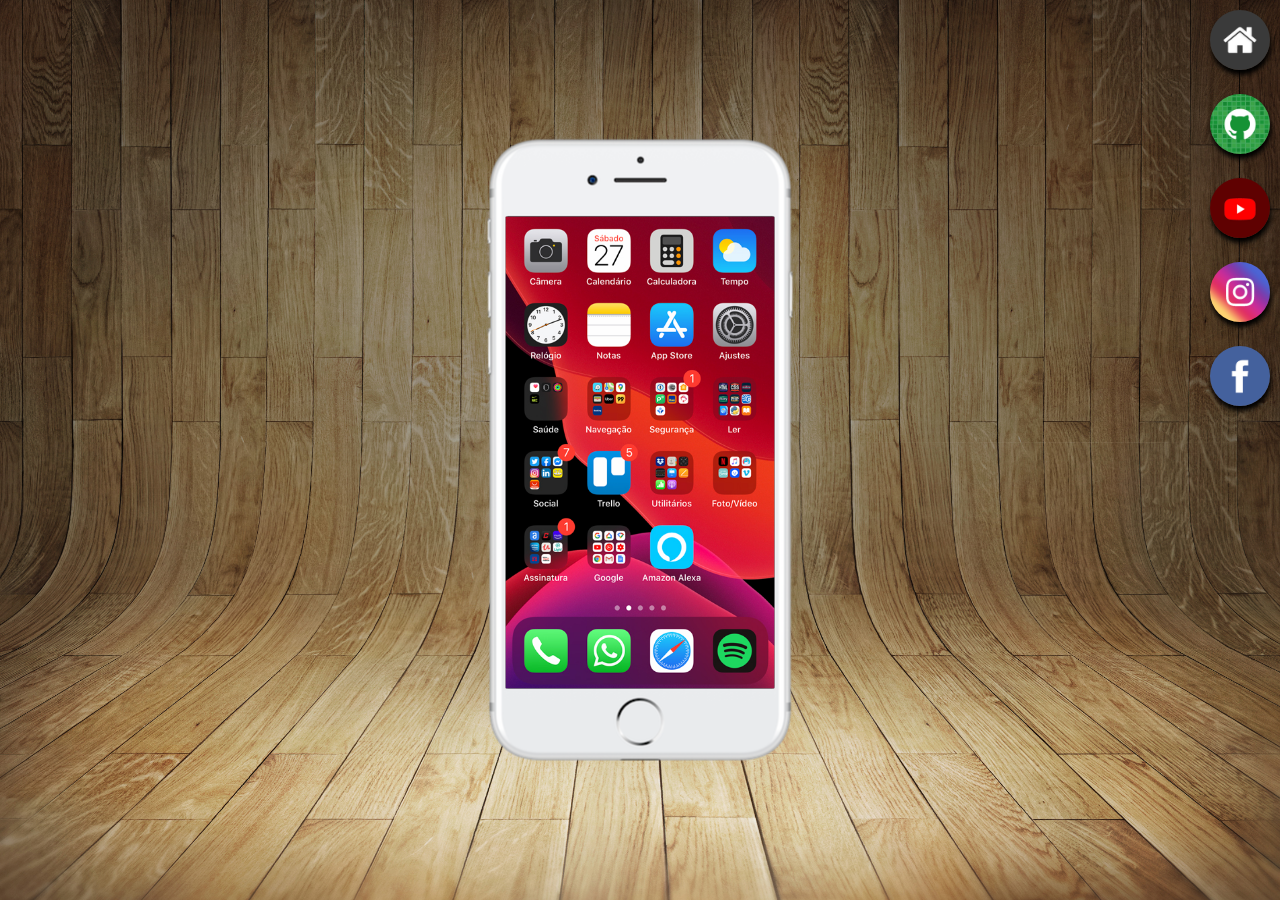
<file: index.html>
<!DOCTYPE html>
<html lang="pt-br">
<head>
    <meta charset="UTF-8">
    <meta name="viewport" content="width=device-width, initial-scale=1.0">
    <title>Redes Sociais</title>
    <link rel="shortcut icon" href="favicon.ico" type="image/x-icon">
    <link rel="stylesheet" href="css/styles.css">
</head>
<body>

    <main>
        <section id="telefone">
            <iframe src="paginas/home.html" name="tela" id="tela" frameborder="0">

            </iframe>
        </section>

        <div>
            <section id="redes-sociais">
                <a href="paginas/home.html" target="tela"><img src="imagens/logo-home.jpg" alt="home"></a><br>
                <a href="paginas/github.html" target="tela"><img src="imagens/logo-github.jpg" alt="github"></a><br>
                <a href="paginas/youtube.html" target="tela"><img src="imagens/logo-youtube.jpg" alt="youtube"></a><br>
                <a href="paginas/instagram.html" target="tela"><img src="imagens/logo-instagram.jpg" alt="instagram"></a><br>
                <a href="paginas/facebook.html" target="tela"><img src="imagens/logo-facebook.jpg" alt="facebook"></a>
            </section>
        </div>
    </main>
    
</body>
</html>
</file>
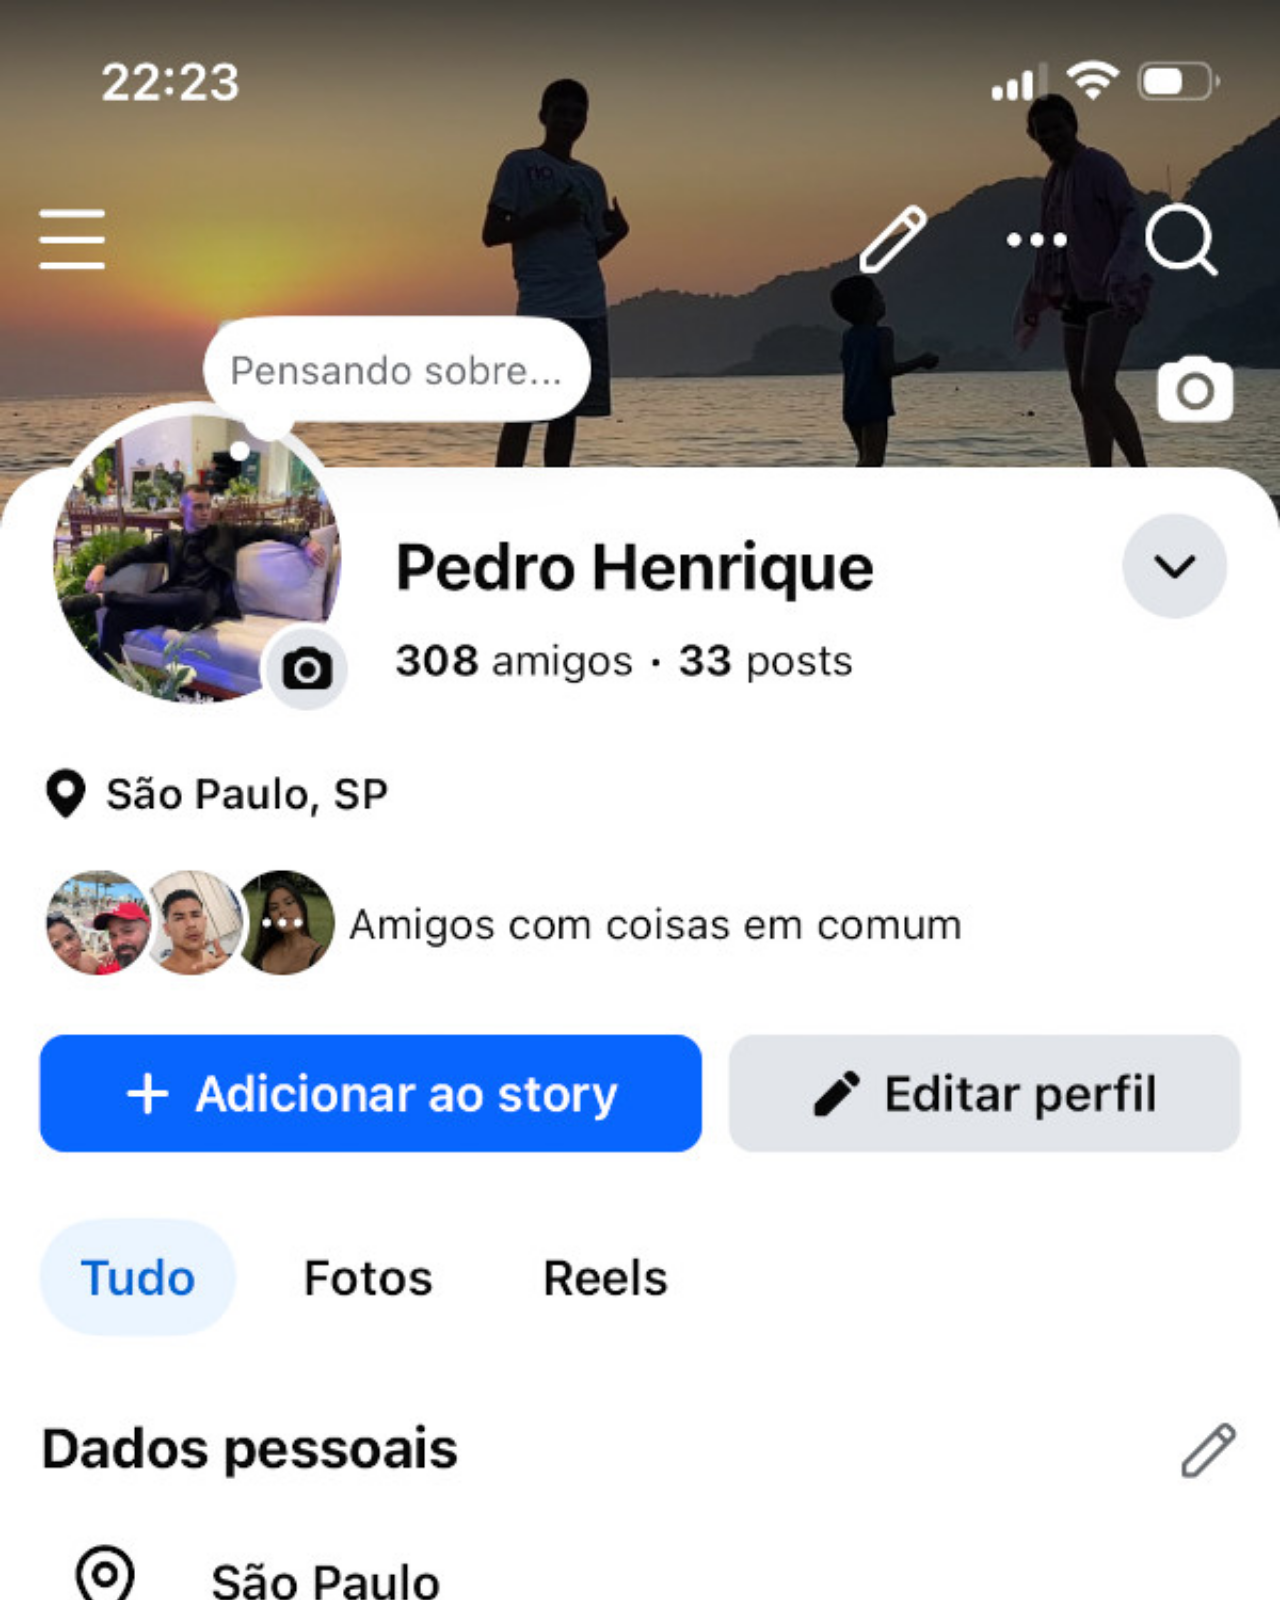
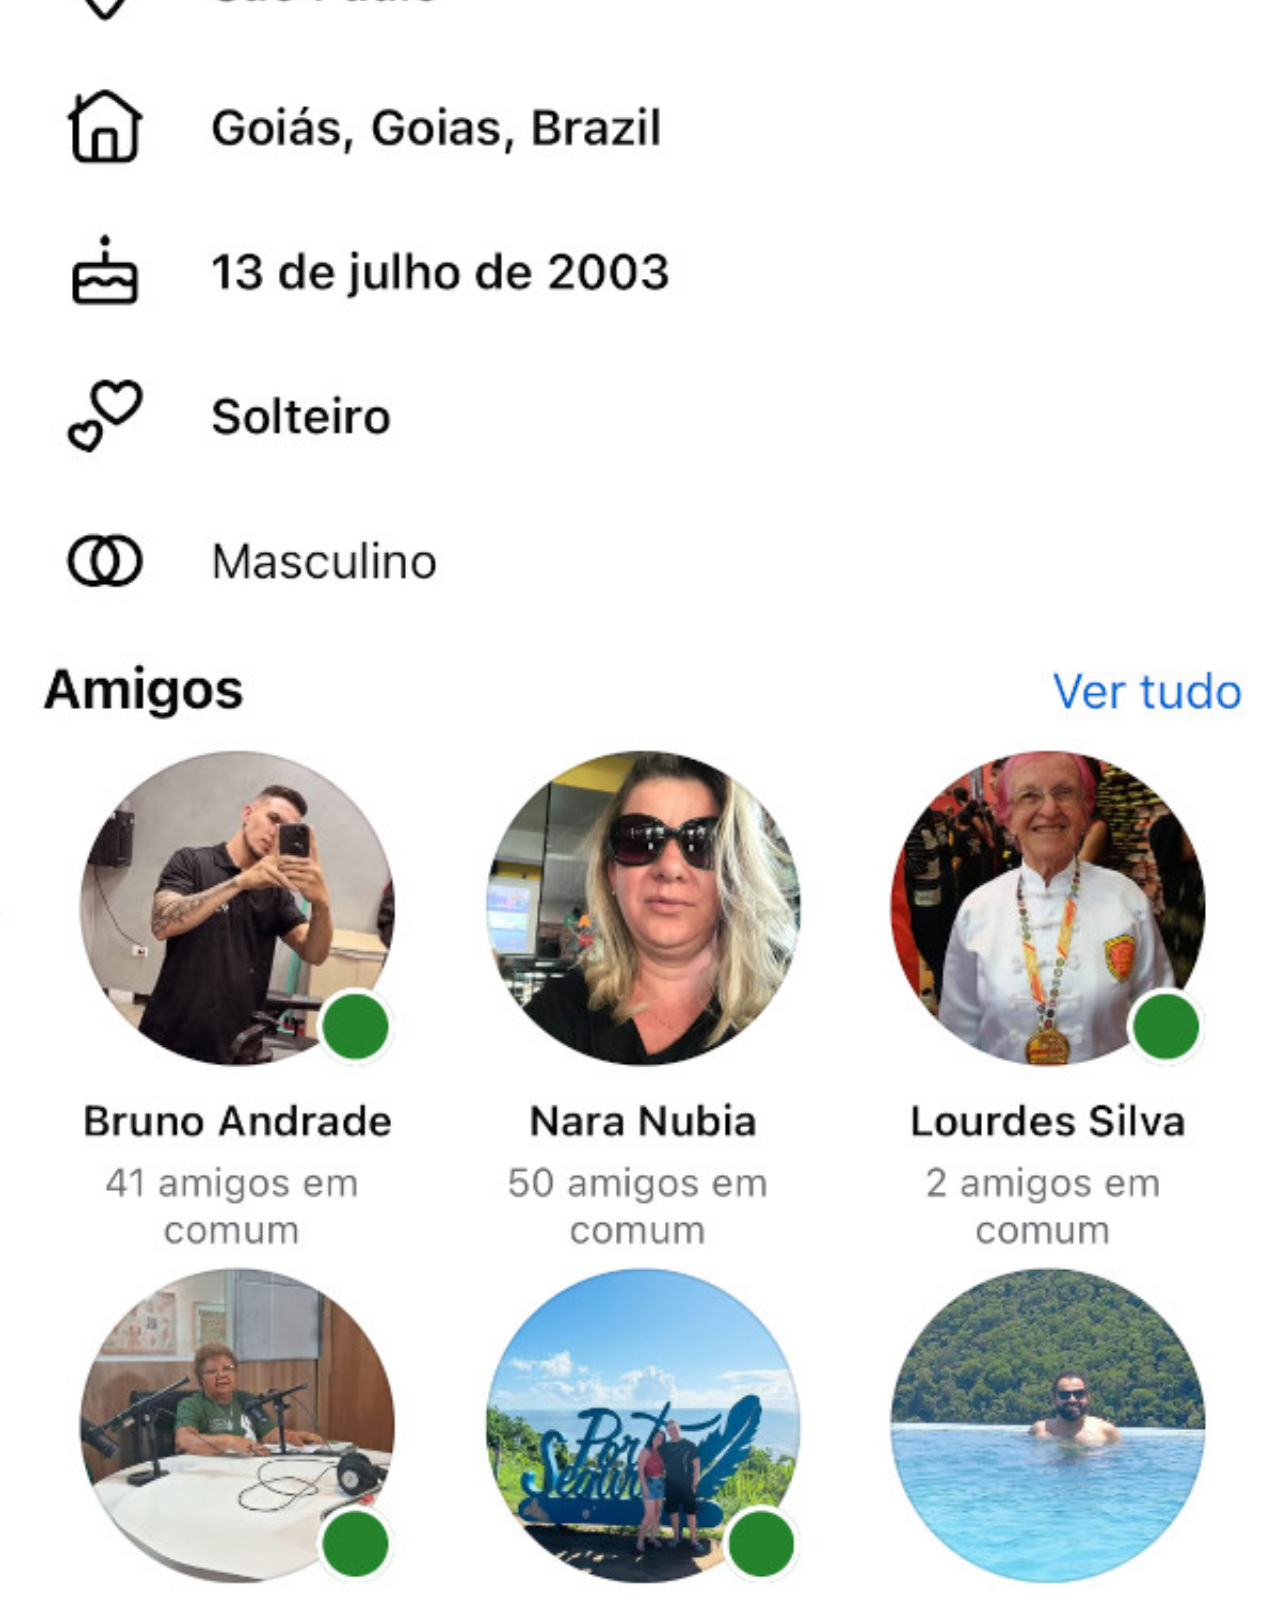
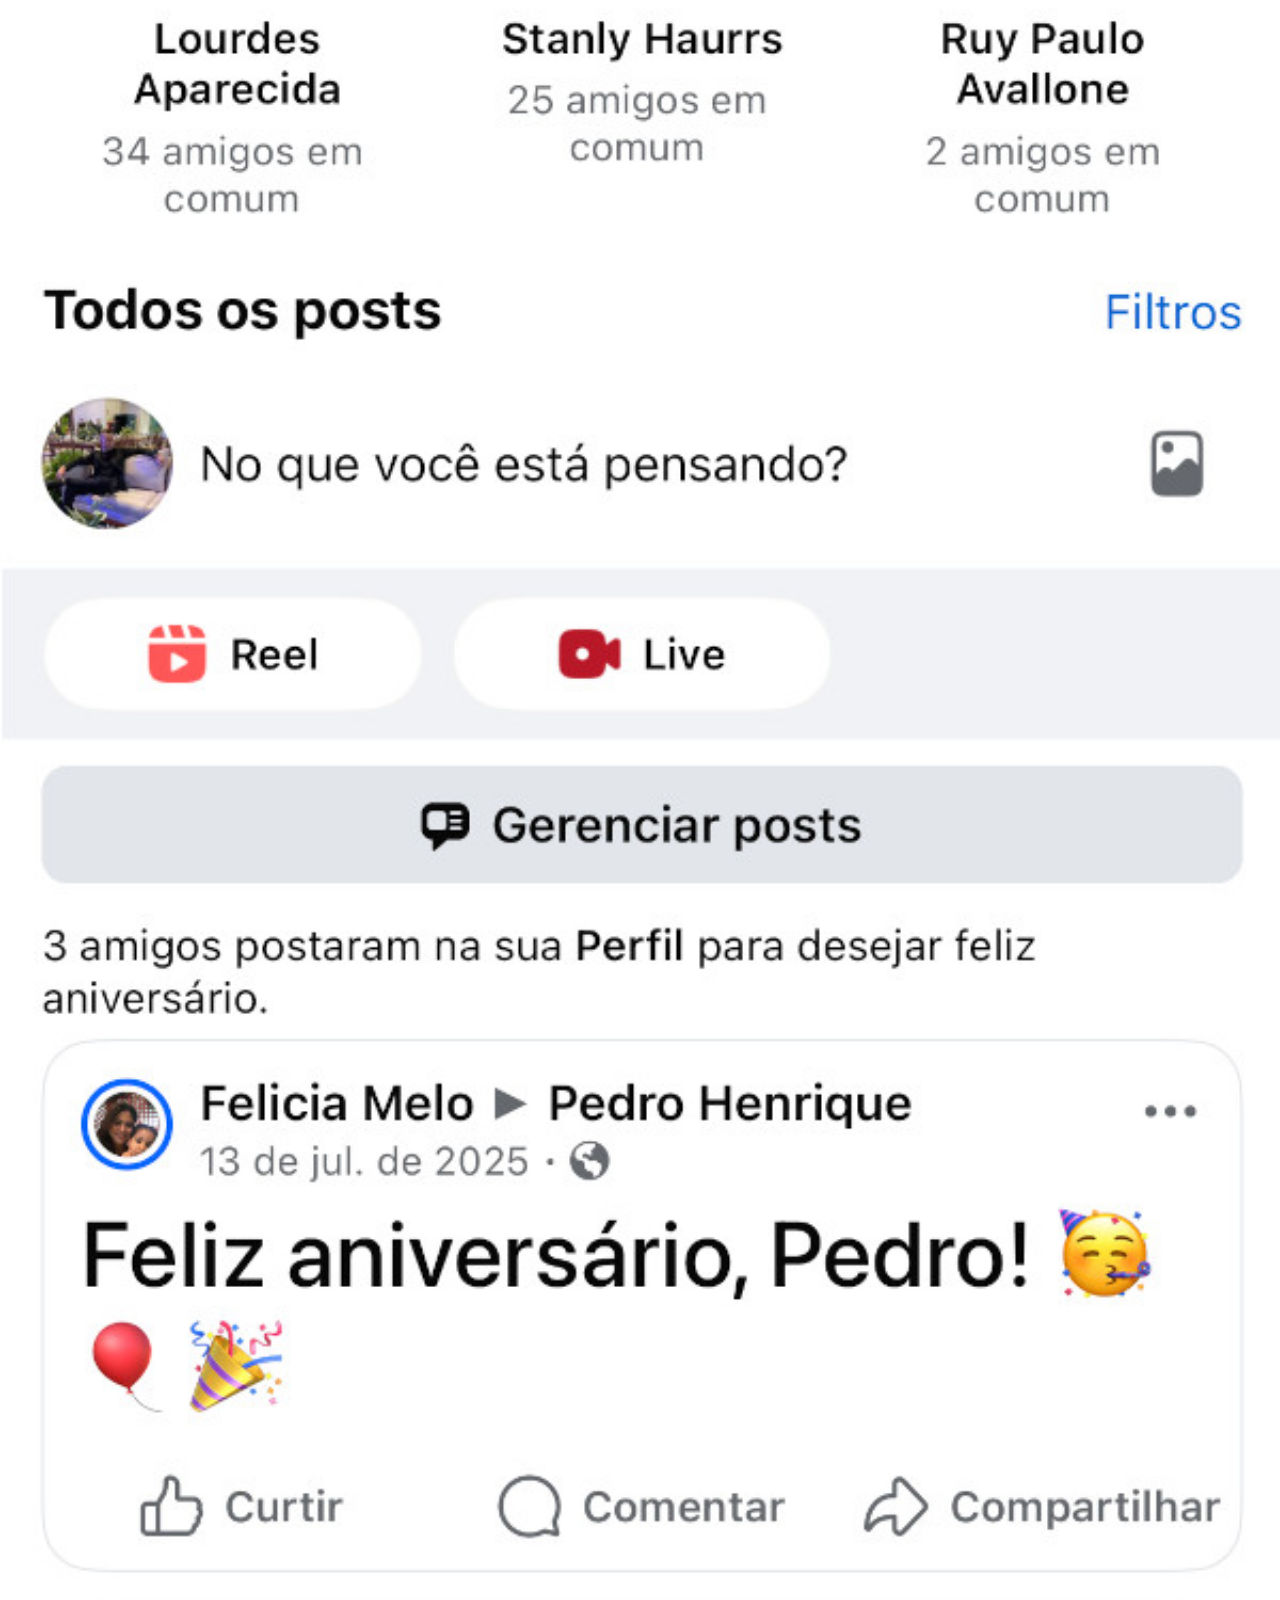
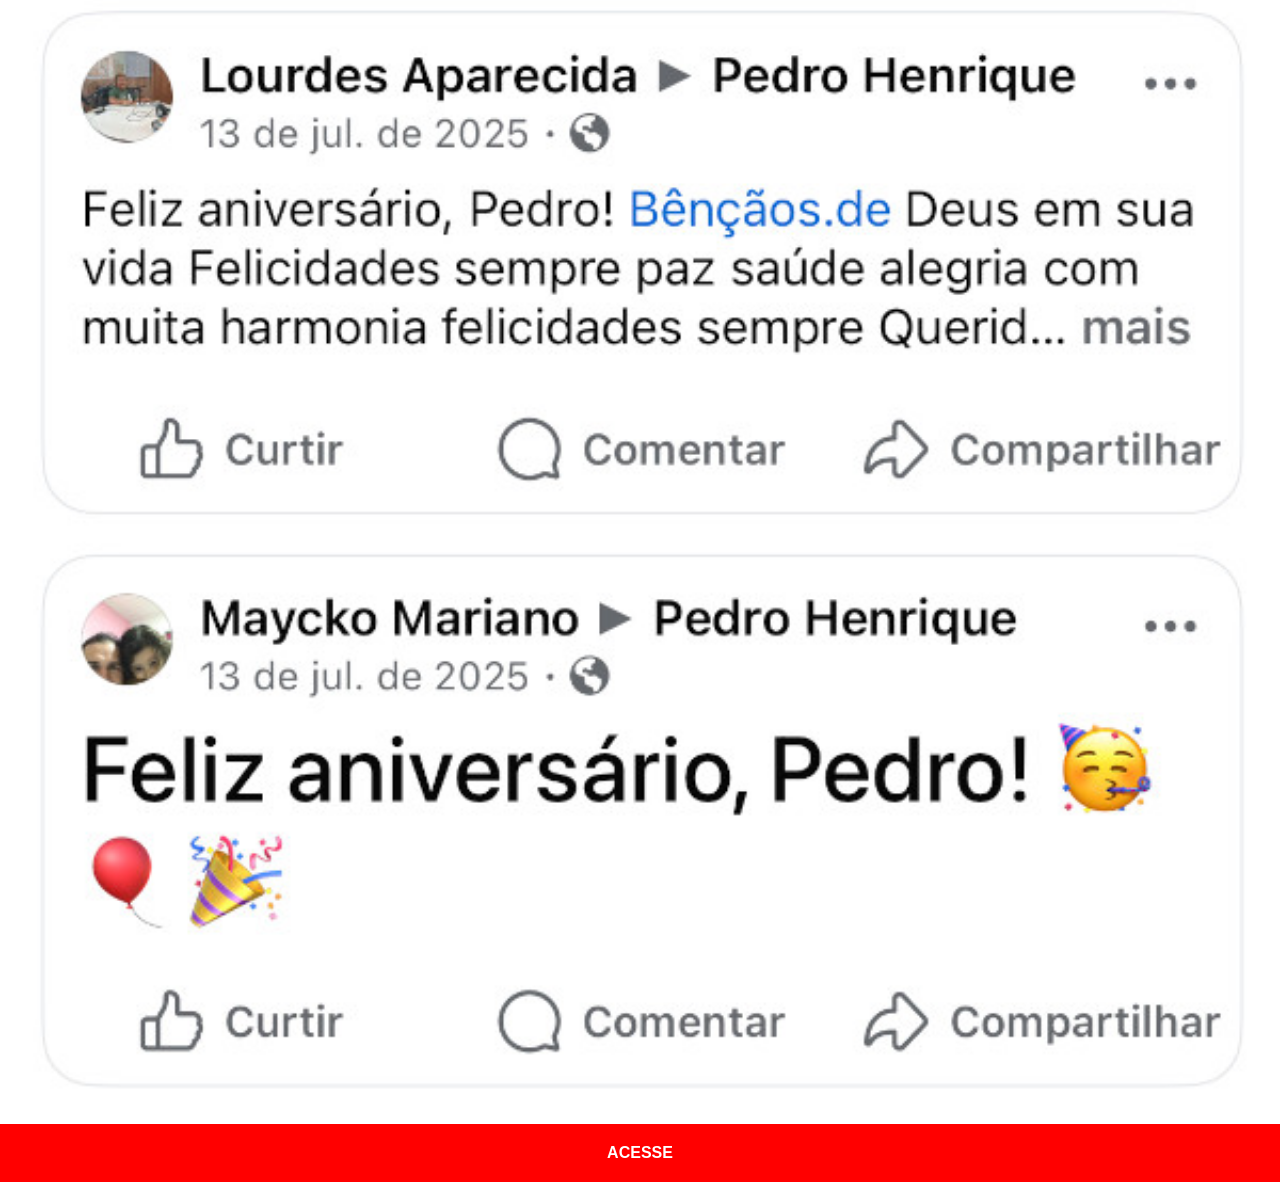
<file: paginas/facebook.html>
<!DOCTYPE html>
<html lang="pt-br">
<head>
    <meta charset="UTF-8">
    <meta name="viewport" content="width=device-width, initial-scale=1.0">
    <title>Facebook</title>
</head>
    <Style>
        *{
            margin: 0px;
            padding: 0px;
            font-family: Arial, Helvetica, sans-serif;
        }

        ::-webkit-scrollbar {
            width: 0px;
            height: 0px;
        }

        img {
            width: 100vw;
        }
        
        a {
            display: block;
            background-color: red;
            padding: 20px;
            text-align: center;
            text-decoration: none;
            font-weight: bolder;
            color: white;
        }

    </Style>
<body>

    <img src="../imagens/tela-facebook.jpg" alt="github">
    <a href="https://www.facebook.com/share/1ArBCCkDpp/?mibextid=wwXIfr" target="_blank">ACESSE</a>
</body>
</html>
</file>
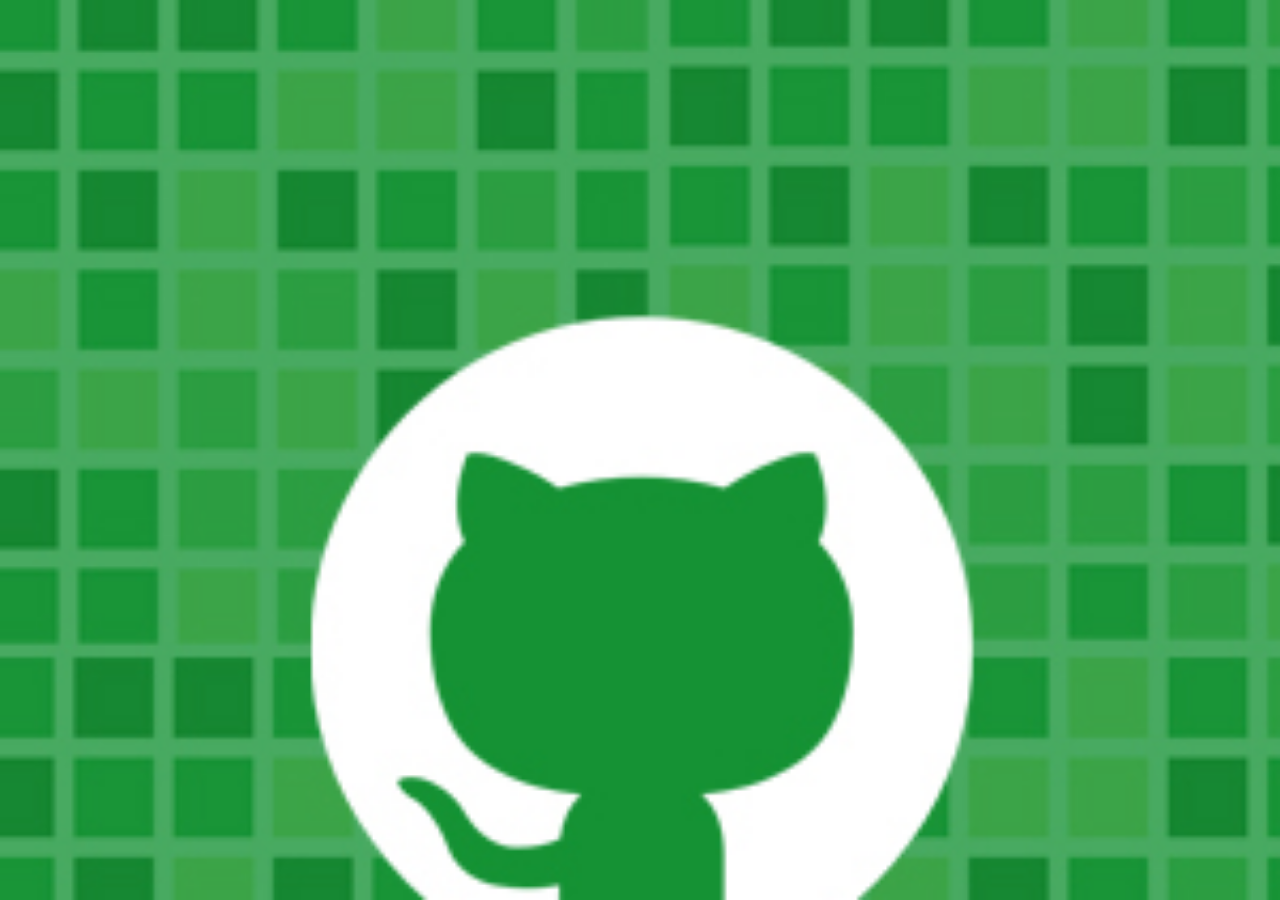
<file: paginas/github.html>
<!DOCTYPE html>
<html lang="pt-br">
<head>
    <meta charset="UTF-8">
    <meta name="viewport" content="width=device-width, initial-scale=1.0">
    <title>GitHub</title>
</head>
    <Style>
        *{
            margin: 0px;
            padding: 0px;
        }

        body {
            width: 100vw;
            height: 100vh;
            background: black url(../imagens/logo-github.jpg) no-repeat top center;
            background-size: cover;
        }
    </Style>
<body>
    
</body>
</html>
</file>
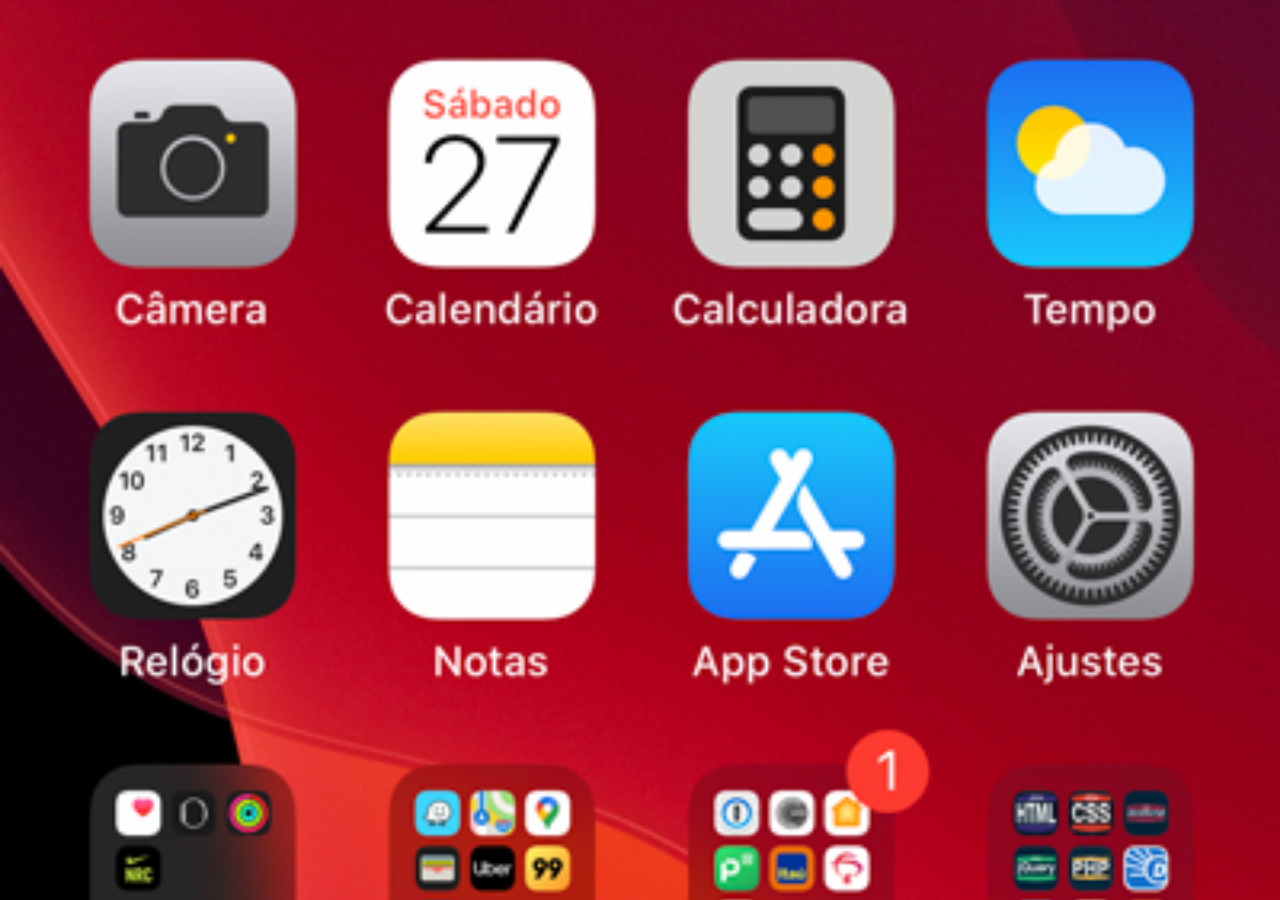
<file: paginas/home.html>
<!DOCTYPE html>
<html lang="pt-br">
<head>
    <meta charset="UTF-8">
    <meta name="viewport" content="width=device-width, initial-scale=1.0">
    <title>Home</title>
</head>
    <Style>
        *{
            margin: 0px;
            padding: 0px;
        }

        body {
            width: 100vw;
            height: 100vh;
            background: black url(../imagens/tela-home.jpg) no-repeat top center;
            background-size: cover;
        }
    </Style>
<body>
    
</body>
</html>
</file>
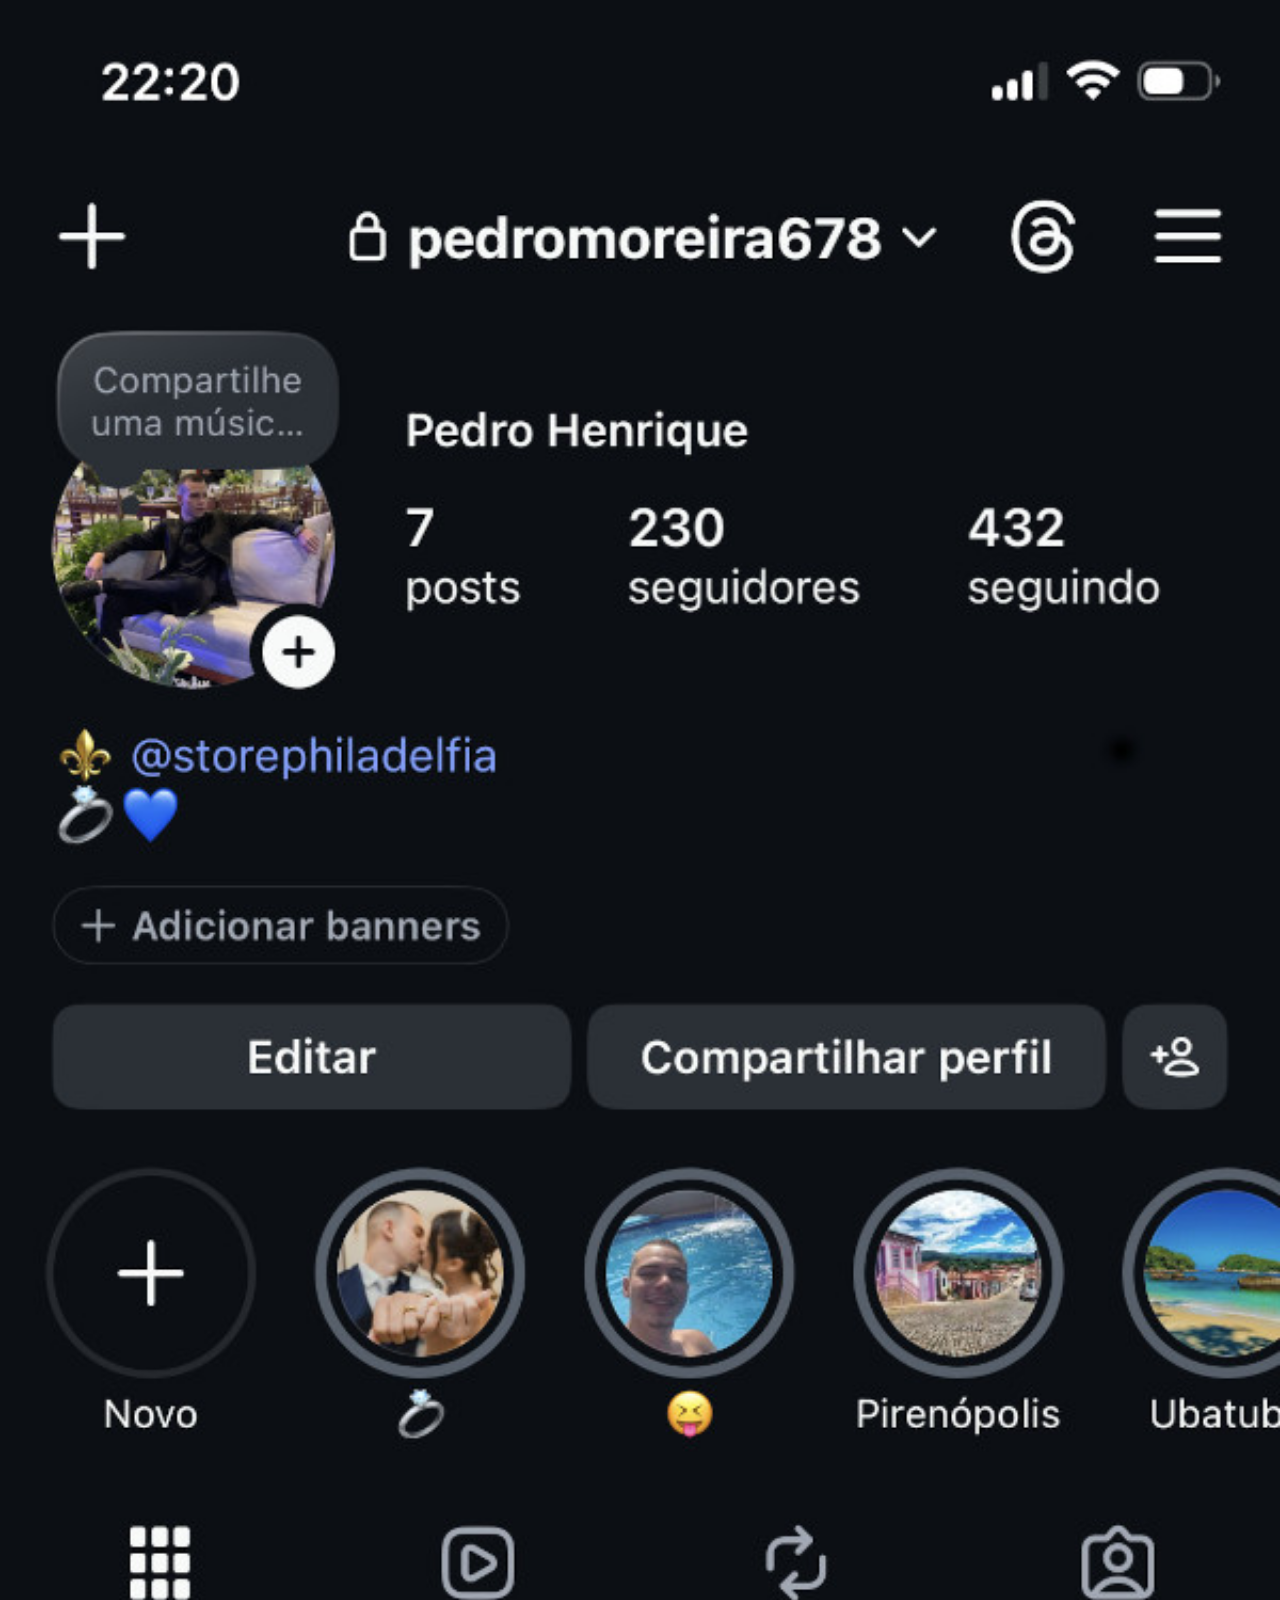
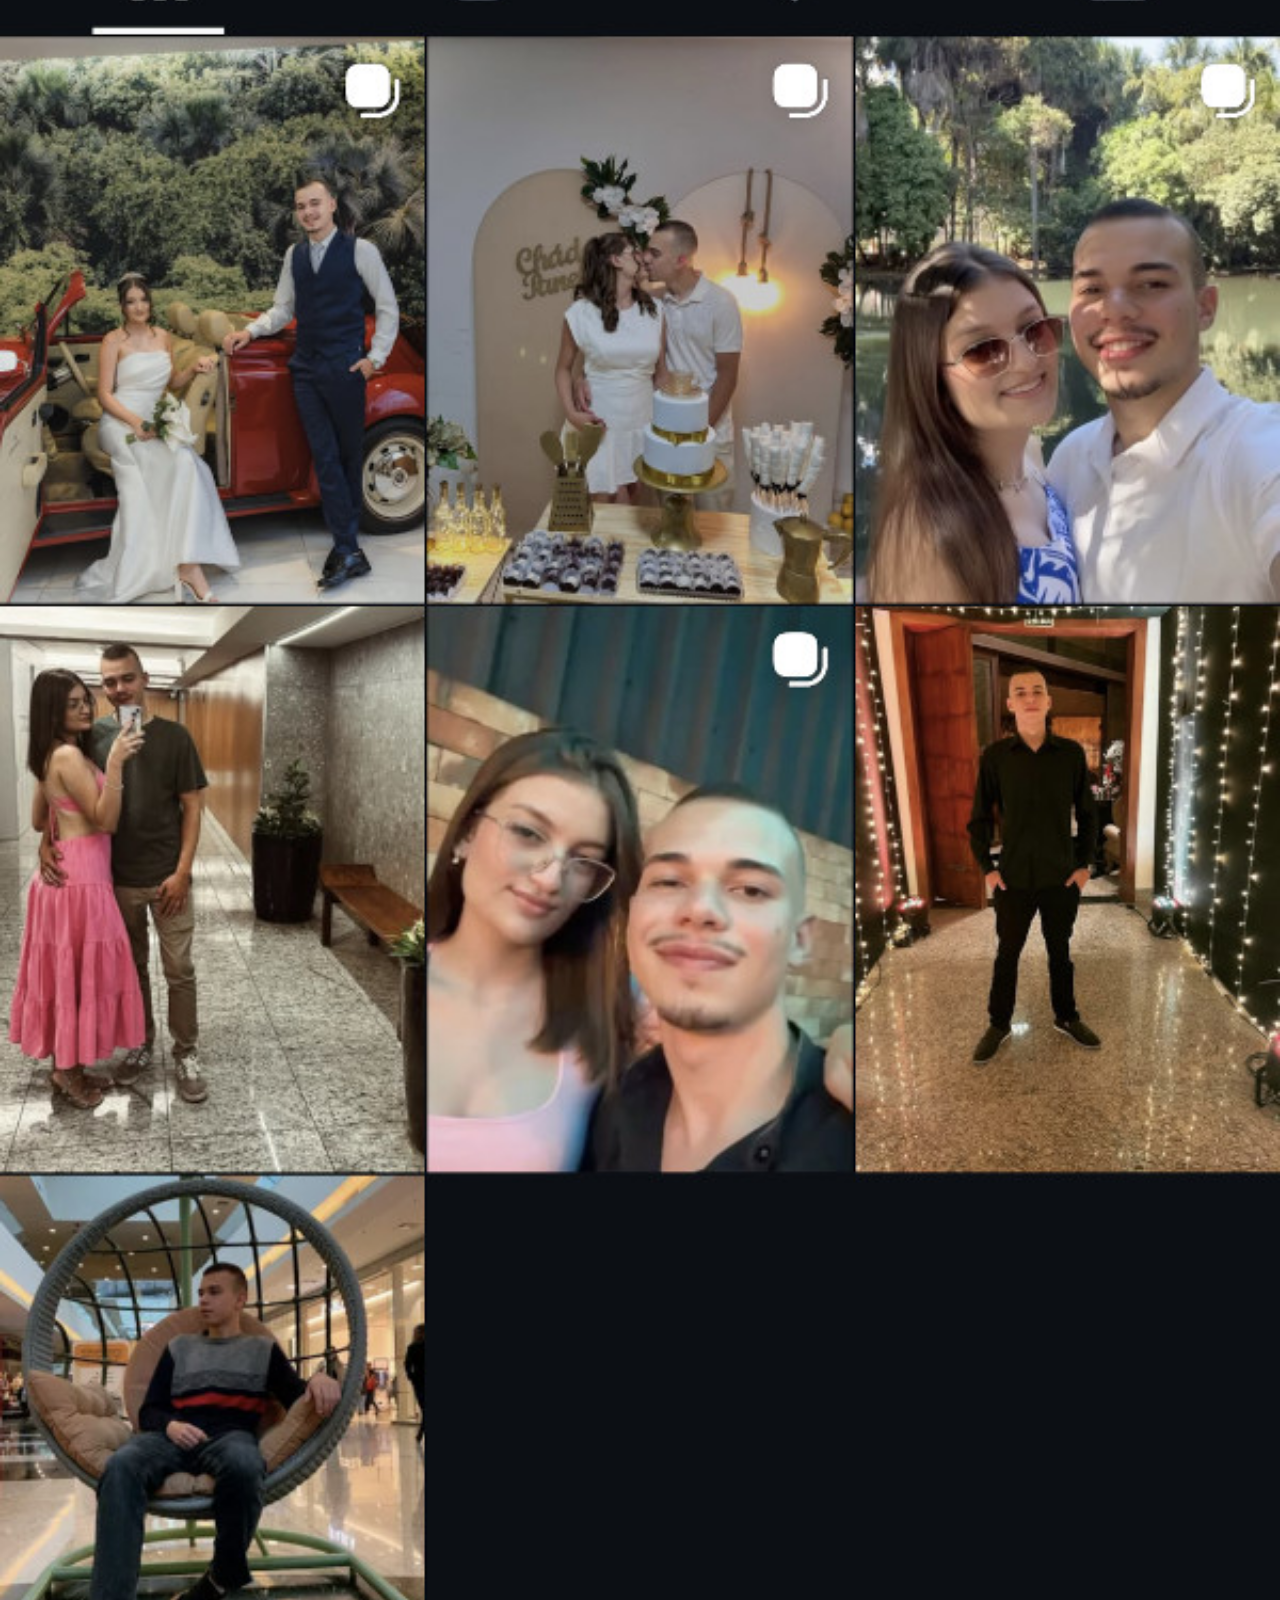
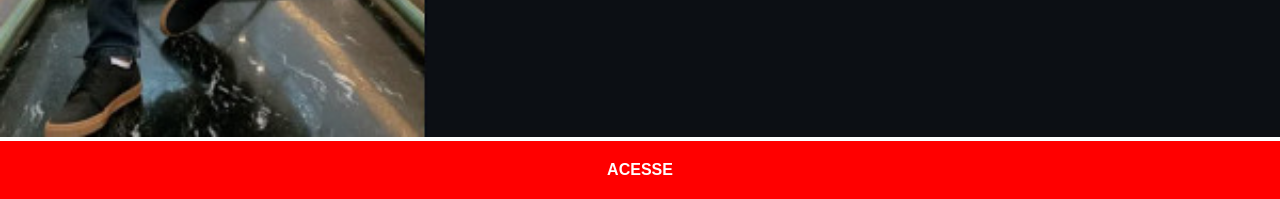
<file: paginas/instagram.html>
<!DOCTYPE html>
<html lang="pt-br">
<head>
    <meta charset="UTF-8">
    <meta name="viewport" content="width=device-width, initial-scale=1.0">
    <title>Instagram</title>
</head>
    <Style>
        *{
            margin: 0px;
            padding: 0px;
            font-family: Arial, Helvetica, sans-serif;
        }

        ::-webkit-scrollbar {
            width: 0px;
            height: 0px;
        }

        img {
            width: 100vw;
        }
        
        a {
            display: block;
            background-color: red;
            padding: 20px;
            text-align: center;
            text-decoration: none;
            font-weight: bolder;
            color: white;
        }

    </Style>
<body>

    <img src="../imagens/tela-instagram.jpg" alt="github">
    <a href="https://www.instagram.com/pedromoreira678?igsh=NmhiOXExZndrMGE0&utm_source=qr" target="_blank">ACESSE</a>
</body>
</html>
</file>
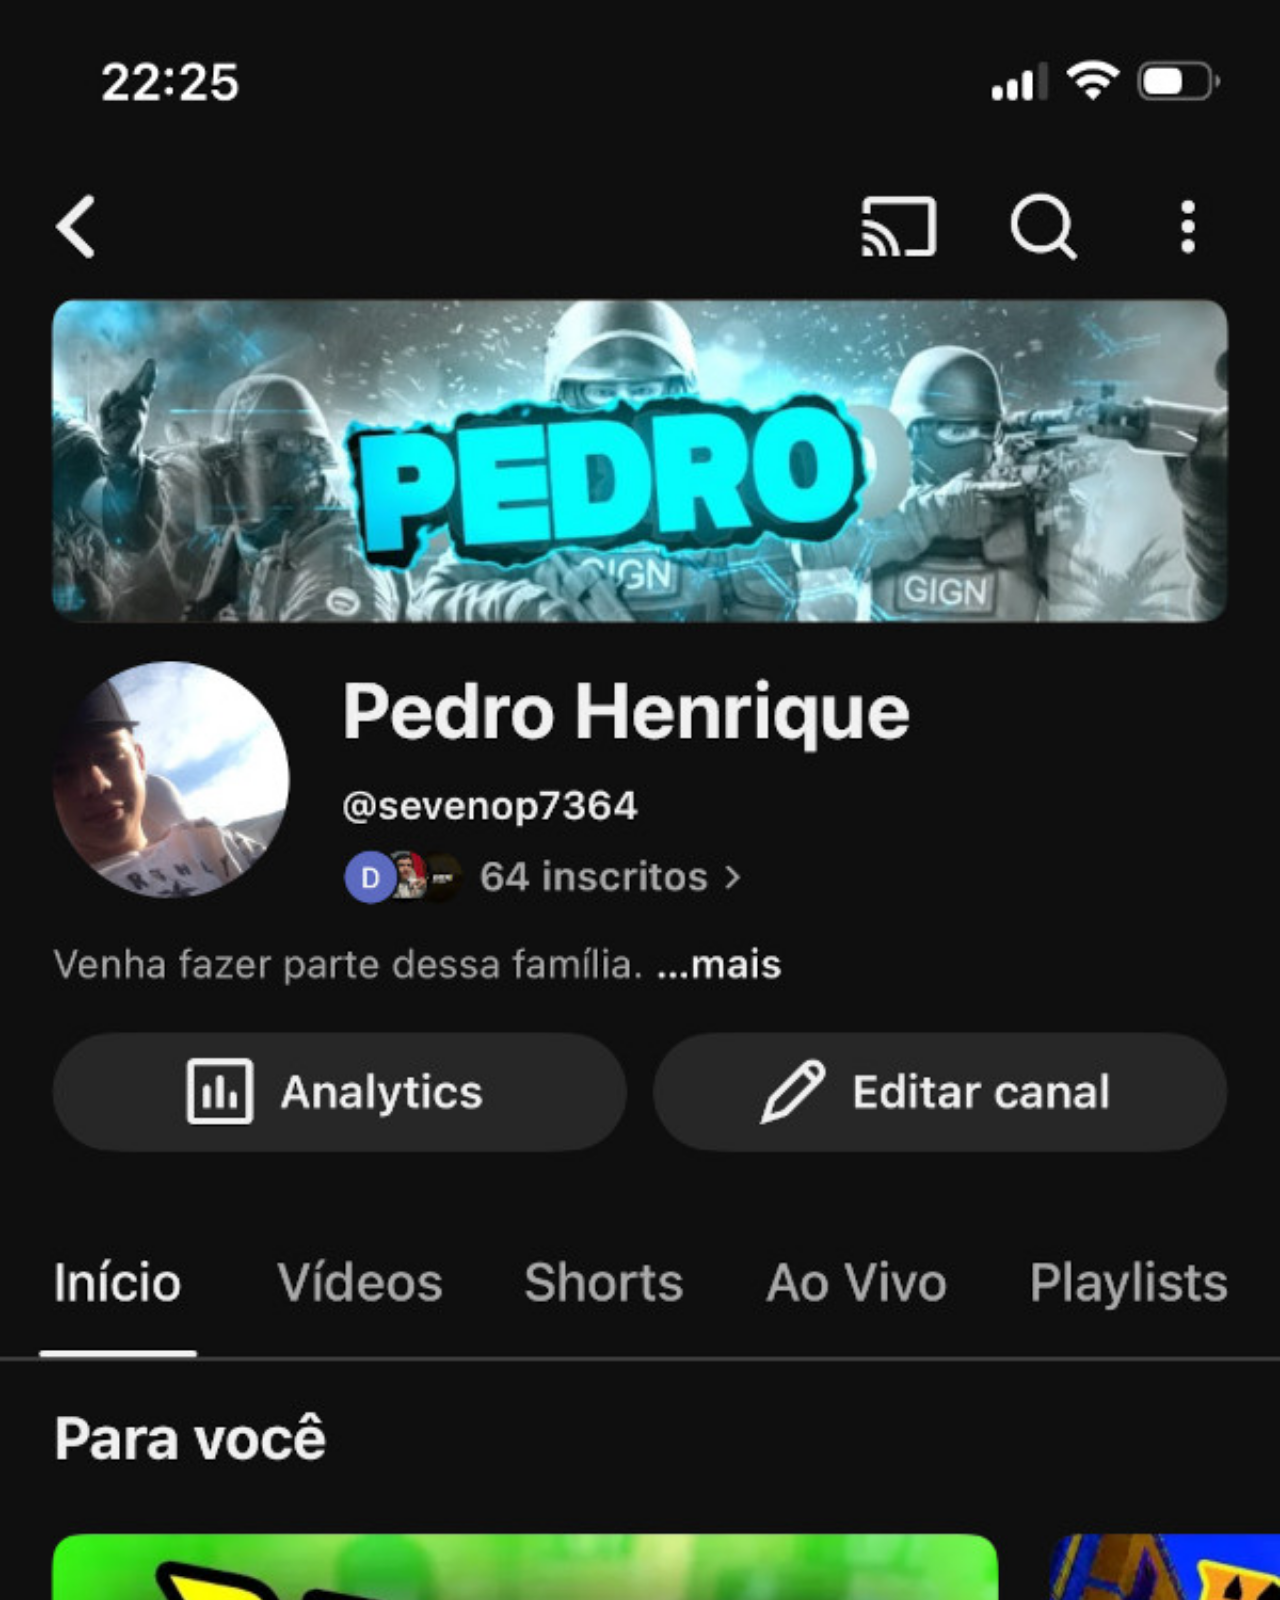
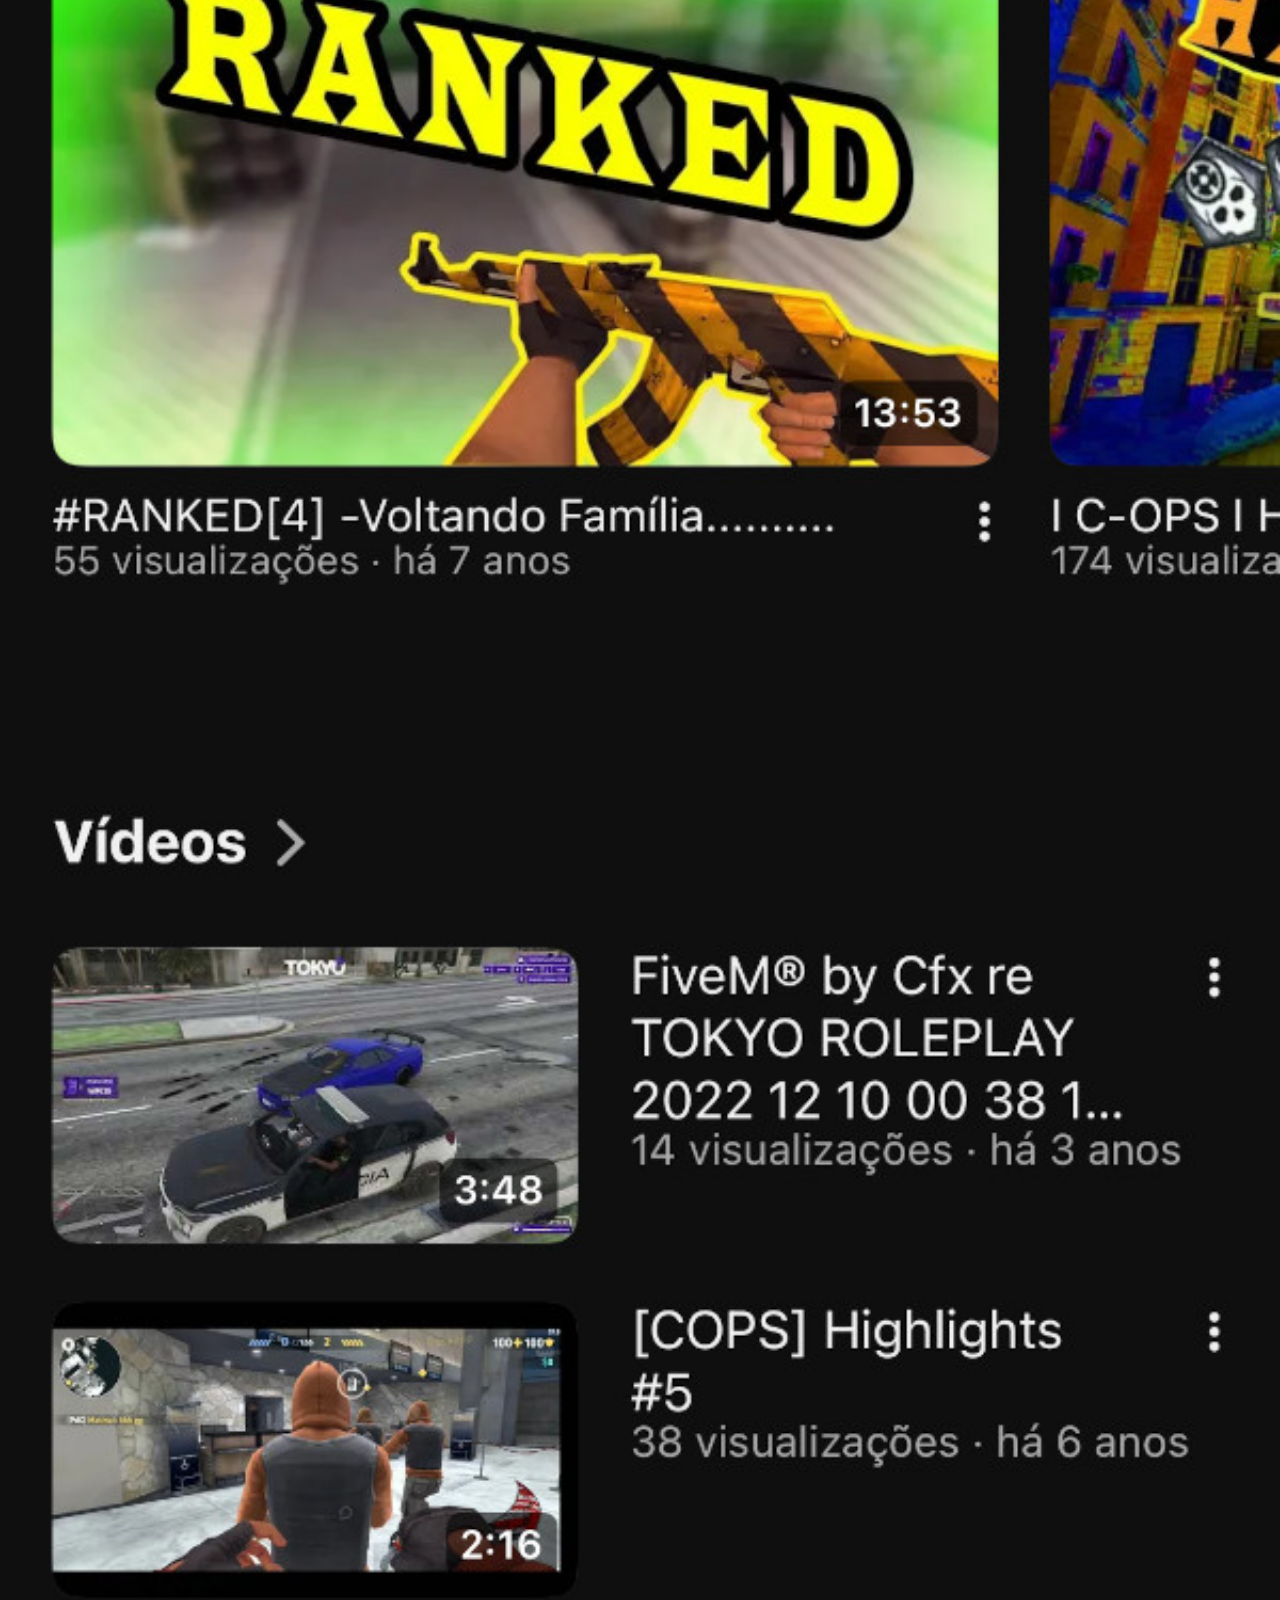
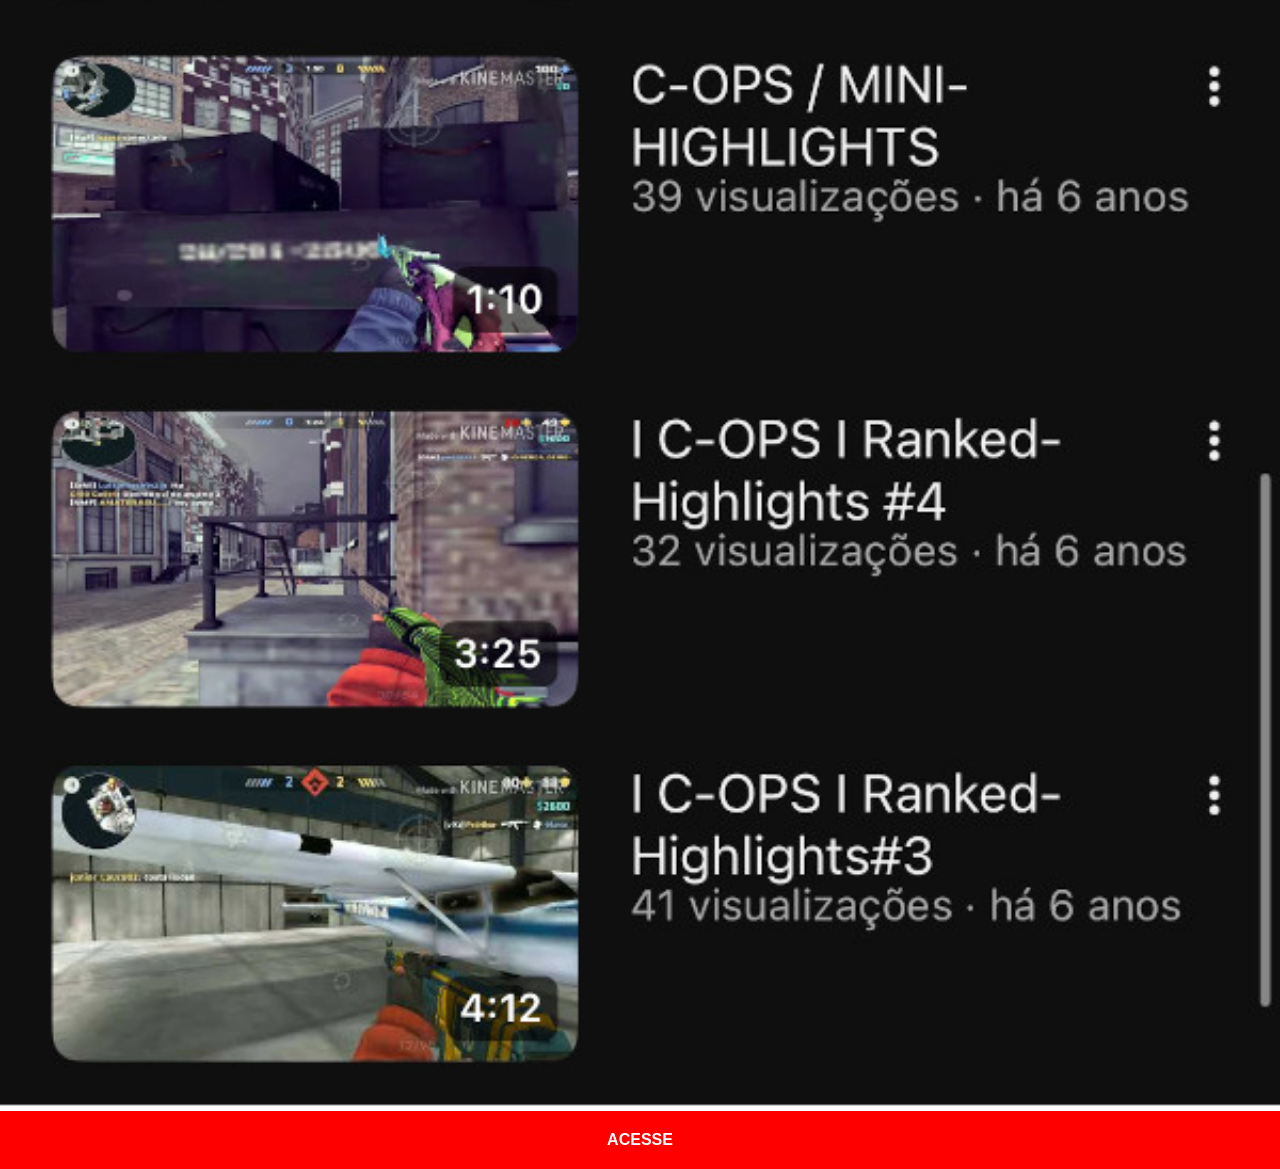
<file: paginas/youtube.html>
<!DOCTYPE html>
<html lang="pt-br">
<head>
    <meta charset="UTF-8">
    <meta name="viewport" content="width=device-width, initial-scale=1.0">
    <title>YouTube</title>
</head>
    <Style>
        *{
            margin: 0px;
            padding: 0px;
            font-family: Arial, Helvetica, sans-serif;
        }

        ::-webkit-scrollbar {
            width: 0px;
            height: 0px;
        }

        img {
            width: 100vw;
        }
        
        a {
            display: block;
            background-color: red;
            padding: 20px;
            text-align: center;
            text-decoration: none;
            font-weight: bolder;
            color: white;
        }

    </Style>
<body>

    <img src="../imagens/tela-youtube.jpg" alt="github">
    <a href="https://www.youtube.com/@sevenop7364" target="_blank">ACESSE</a>
</body>
</html>
</file>
<file: css/styles.css>
@charset "UTF-8";

* {
    margin: 0px;
    padding: 0px;
}

html, body {
    height: 100vh;
    width: 100vw;
    
}

body {
    background: url(../imagens/fundo-madeira.jpg), no-repeat, fixed;
    background-size: cover;
}

main {
    height: 100vh;
    position: relative;
    background: cover, contain, no-repeat, fixed;
}

section#telefone {
    width: 311px;
    height: 627px;
    position: absolute;
    left: 50%;
    top: 50%;
    transform: translate(-50%, -50%);
    background-image: url(../imagens/frame-iphone.png);
}

iframe#tela {
    position: relative;
    top: 80px;
    left: 21px;
    width: 269px;
    height: 472px;
}

section#redes-sociais {
    text-align: right;
}

section#redes-sociais img {
    border-radius: 50%;
    width: 60px;
    margin: 10px;
    box-shadow: 1px 5px 5px black;
    box-sizing: border-box;
}

section#redes-sociais img:hover {
    border: 2px solid white;
    transform: translate(-3px, -3px);
    transition-duration: 0.8s;
    box-shadow: 10px 6px 10px black;
}
</file>
